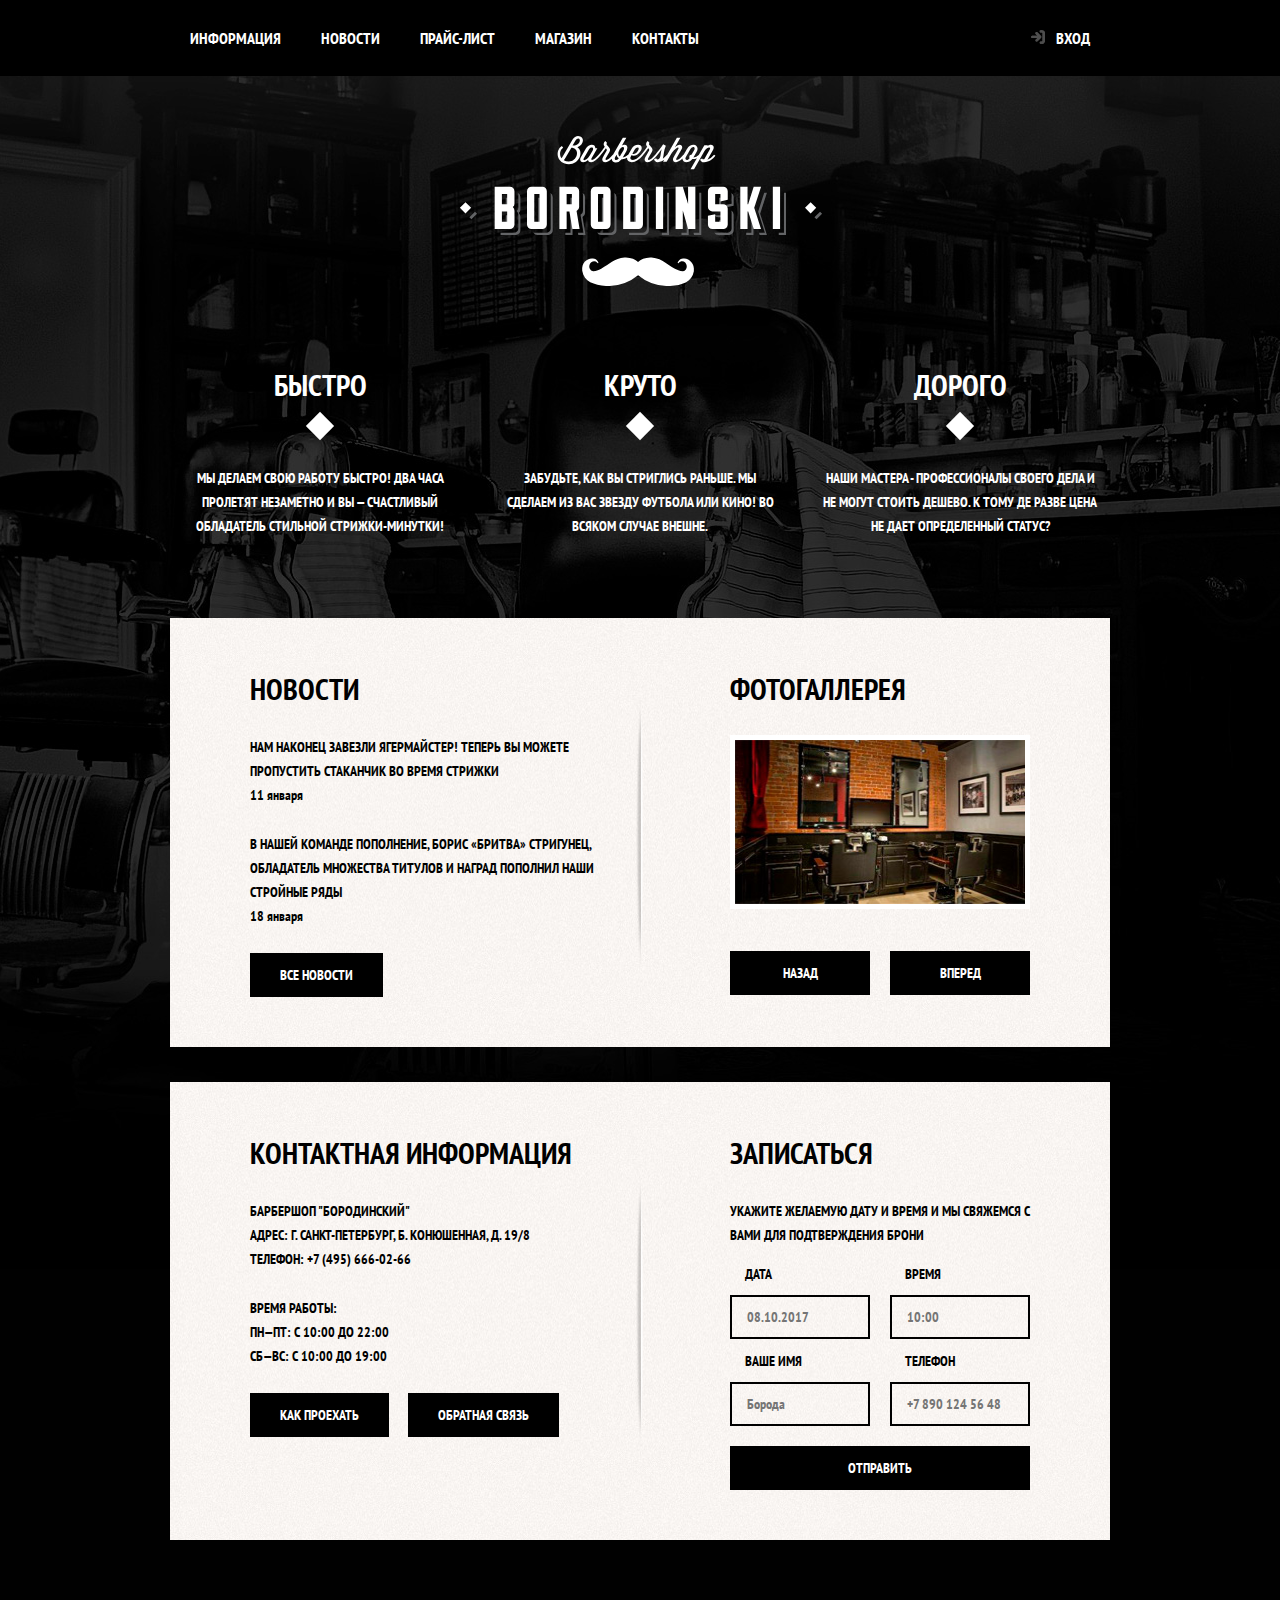
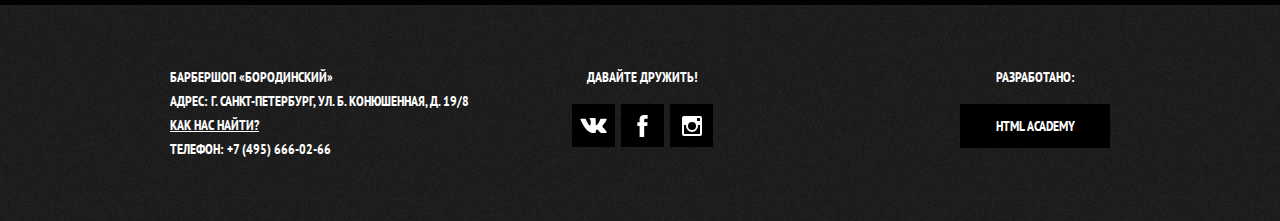
<file: index.html>
<!DOCTYPE html>
<html lang="ru">
  <head>
    <meta charset="utf-8">
    <title>Главная - Барбершоп</title>
    <link href="https://fonts.googleapis.com/css?family=PT+Sans+Narrow:400,700&amp;subset=cyrillic" rel="stylesheet">
    <link href="css/normalize.css" rel="stylesheet">
    <link href="css/style.css" rel="stylesheet">
  </head>
  <body class="index-page">
    <header class="main-header">
      <nav class="main-navigation">
        <a class="main-header-logo">
          <img src="img/index-logo.svg" alt="Логотип Барбершоп" width="370" height="150">
        </a>
        <div class="main-navigation-wrapper">
          <div class="container">
            <ul class="site-navigation">
              <li><a href="#">Информация</a></li>
              <li><a href="#">Новости</a></li>
              <li><a href="#">Прайс-лист</a></li>
              <li><a href="catalog.html">Магазин</a></li>
              <li><a href="#">Контакты</a></li>
            </ul>
            <ul class="user-navigation">
              <li>
                <a class="login-link" href="login.html">Вход</a>
              </li>
            </ul>
          </div>
        </div>
      </nav>
    </header>
    <main class="container">
      <h1 class="visually-hidden">Барбершоп "Бородинский"</h1>
      <section class="features">
        <h2 class="visually-hidden">Преимущества</h2>
        <ul class="features-list">
          <li class="features-item">
            <h3>Быстро</h3>
            <p>Мы делаем свою работу быстро! Два часа пролетят незаметно и Вы — счастливый обладатель стильной стрижки-минутки!</p>
          </li>
          <li class="features-item">
            <h3>Круто</h3>
            <p>Забудьте, как Вы стриглись раньше. Мы сделаем из Вас звезду футбола или кино! Во всяком случае внешне.</p>
          </li>
          <li class="features-item">
            <h3>Дорого</h3>
            <p>Наши мастера - профессионалы своего дела и не могут стоить дешево. К тому де разве цена не дает определенный статус?</p>
          </li>
        </ul>
      </section>
      <div class="middle-colums">
        <section class="news">
          <h2>Новости</h2>
          <ul class="news-list">
            <li class="news-item">
              <p><a href="Nam-zavezly-yagermayster">Нам наконец завезли ягермайстер! Теперь Вы можете пропустить стаканчик во время стрижки</a></p>
              <time datetime="2017-01-11">11 января</time>
            </li>
            <li class="news-item">
              <p><a href="V-nashey-komande-popolnenie">В нашей команде пополнение, Борис «Бритва» Стригунец, обладатель множества титулов и наград пополнил наши стройные ряды</a></p>
              <time datetime="2017-01-18">18 января</time>
            </li>
          </ul>
          <a class="button" href="#">Все новости</a>
        </section>
        <section class="gallery">
          <h2>Фотогаллерея</h2>
          <div class="gallery-container">
            <figure class="gallery-content">
              <a href="#"><img src="img/gallery.jpg" alt="Интерьер" width="290" height="164"></a>
            </figure>
            <button class="button gallery-button gallery-button-back" type="button">Назад</button>
            <button class="button gallery-button gallery-button-next" type="button">Вперед</button>
          </div>
        </section>
      </div>
      <div class="middle-colums">
        <section class="contacts">
          <h2>Контактная информация</h2>
          <p>Барбершоп "Бородинский"<br>
          Адрес: г. Санкт-Петербург, Б. Конюшенная, д. 19/8<br>
          Телефон: +7 (495) 666-02-66</p>
          <p>Время работы:<br>
          Пн—Пт: с 10:00 до 22:00<br>
          Сб—Вс: с 10:00 до 19:00</p>
          <a class="button contacts-button-map" href="map.html">Как проехать</a>
          <a class="button" href="contacts.html">Обратная связь</a>
        </section>
        <section class="appointment">
          <h2>Записаться</h2>
          <p class="appointment-info">Укажите желаемую дату и время и мы свяжемся с Вами для подтверждения брони</p>
          <form class="appointment-form" action="https://echo.htmlacademy.ru" method="post">
            <p class="appointment-item">
              <label for="appointment-date">Дата</label>
              <input type="text" id="appointment-date" name="date" value="" placeholder="08.10.2017">
            </p>
            <p class="appointment-item">
              <label for="appointment-time">Время</label>
              <input type="text" id="appointment-time" name="time" value="" placeholder="10:00">
            </p>
            <p class="appointment-item">
              <label for="appointment-name">Ваше имя</label>
              <input type="text" id="appointment-name" name="name" value="" placeholder="Борода">
            </p>
            <p class="appointment-item">
              <label for="appointment-tel">Телефон</label>
              <input type="tel" id="appointment-tel" name="tel" value="" placeholder="+7 890 124 56 48">
            </p>
            <button class="button" type="submit">Отправить</button>
          </form>
        </section>
      </div>
    </main>
    <footer class="main-footer">
      <div class="container">
        <p class="footer-contacts">
          Барбершоп «Бородинский»<br>
          Адрес: г. Санкт-Петербург, ул. Б. Конюшенная, д. 19/8<br>
          <a href="#">Как нас найти?</a><br>
          Телефон: +7 (495) 666-02-66
        </p>
        <div class="footer-social">
          <b>Давайте дружить!</b>
          <ul>
            <li>
              <a class="social-button" href="#">
                <span class="visually-hidden">Вконтакте</span>
                <svg xmlns="http://www.w3.org/2000/svg" width="27" height="15" viewBox="0 0 26.14 14.91">
                  <path d="M26 13.47l-.09-.17a13.55 13.55 0 0 0-2.6-3q-.87-.83-1.1-1.12A1 1 0 0 1 22 8a10.27 10.27 0 0 1 1.22-1.78l.88-1.16q2.35-3.13 2-4L26 .94a.8.8 0 0 0-.4-.22 2.14 2.14 0 0 0-.87 0h-3.92a.51.51 0 0 0-.27 0h-.3a.6.6 0 0 0-.15.14.93.93 0 0 0-.14.24 22.22 22.22 0 0 1-1.46 3.06q-.5.84-.93 1.46a7 7 0 0 1-.71.91 4.94 4.94 0 0 1-.52.47q-.23.18-.35.15l-.23-.05a.9.9 0 0 1-.31-.33 1.49 1.49 0 0 1-.16-.53V1.6a3.14 3.14 0 0 0 0-.62 2.12 2.12 0 0 0-.14-.44.73.73 0 0 0-.28-.33 1.57 1.57 0 0 0-.46-.18A9 9 0 0 0 12.57 0a8.93 8.93 0 0 0-3.25.33 1.83 1.83 0 0 0-.52.41q-.25.3-.07.33a1.67 1.67 0 0 1 1.16.59l.08.16a2.6 2.6 0 0 1 .19.63 6.32 6.32 0 0 1 .12 1 10.59 10.59 0 0 1 0 1.7q-.07.71-.13 1.1a2.21 2.21 0 0 1-.18.64 2.69 2.69 0 0 1-.16.3l-.07.07a1 1 0 0 1-.37.07.86.86 0 0 1-.46-.19 3.27 3.27 0 0 1-.56-.52 7 7 0 0 1-.66-.93q-.37-.6-.76-1.42l-.22-.39q-.2-.38-.56-1.11t-.62-1.43A.9.9 0 0 0 5.2.9h-.07a.93.93 0 0 0-.22-.16A1.44 1.44 0 0 0 4.6.65L.87.68A1 1 0 0 0 .1.94L0 1a.44.44 0 0 0 0 .22 1.08 1.08 0 0 0 .08.37Q.9 3.53 1.86 5.31t1.66 2.87Q4.23 9.27 5 10.24t1 1.24l.37.41.34.33a8.06 8.06 0 0 0 1 .78 16.34 16.34 0 0 0 1.4.9 7.6 7.6 0 0 0 1.79.72 6.19 6.19 0 0 0 2 .22h1.57a1.08 1.08 0 0 0 .72-.3l.05-.07a.9.9 0 0 0 .1-.25 1.38 1.38 0 0 0 0-.37 4.48 4.48 0 0 1 .09-1.05 2.77 2.77 0 0 1 .23-.71 1.74 1.74 0 0 1 .29-.4 1.19 1.19 0 0 1 .23-.2h.11a.86.86 0 0 1 .77.21 4.52 4.52 0 0 1 .83.79q.39.47.93 1.05a6.41 6.41 0 0 0 1 .87l.27.16a3.31 3.31 0 0 0 .71.3 1.53 1.53 0 0 0 .76.07l3.48-.05a1.58 1.58 0 0 0 .8-.17.68.68 0 0 0 .34-.37 1.06 1.06 0 0 0 0-.46 1.71 1.71 0 0 0-.1-.36z" fill="#fff"/>
                </svg>
              </a>
            </li>
            <li>
              <a class="social-button" href="#">
                <span class="visually-hidden">Фейсбук</span>
                <svg xmlns="http://www.w3.org/2000/svg" width="19" height="22" viewBox="0 0 10.15 21.74">
                  <path d="M3.34 1.12A4.77 4.77 0 0 1 6.53 0h3.61v3.81H7.81a1.07 1.07 0 0 0-1.09.83v2.55h3.42c-.08 1.23-.24 2.45-.41 3.67h-3v10.87H2.21V10.86H0V7.21h2.19V3.66a3.83 3.83 0 0 1 1.15-2.54z" fill="#fff"/>
                </svg>
              </a>
            </li>
            <li>
              <a class="social-button" href="#">
                <span class="visually-hidden">Инстаграмм</span>
                <svg xmlns="http://www.w3.org/2000/svg" width="20" height="20" viewBox="0 0 20 20">
                  <path d="M18 0H2a2 2 0 0 0-2 2v16a2 2 0 0 0 2 2h16a2 2 0 0 0 2-2V2a2 2 0 0 0-2-2zm-8 6a4 4 0 1 1-4 4 4 4 0 0 1 4-4zM2.5 18a.47.47 0 0 1-.5-.5V9h2.1a3.4 3.4 0 0 0-.1 1 6 6 0 1 0 12 0 3.4 3.4 0 0 0-.1-1H18v8.5a.47.47 0 0 1-.5.5zM18 4.5a.47.47 0 0 1-.5.5h-2a.47.47 0 0 1-.5-.5v-2a.47.47 0 0 1 .5-.5h2a.47.47 0 0 1 .5.5z" fill="#fff"/>
                </svg>
              </a>
            </li>
          </ul>
        </div>
        <p class="footer-copyright">
          <b>Разработано:</b>
          <a class="button" href="https://htmlacademy.ru/">HTML Academy</a>
        </p>
      </div>
    </footer>

    <section class="modal modal-login">
      <h2>Личный кабинет</h2>
      <p>Введите пожалуйста свой логин и пароль</p>
      <form class="login-form"action="https://echo.htmlacademy.ru" method="post">
        <p>
          <label class="visually-hidden" for="login-user">Логин</label>
          <input class="login-icon-user" type="text" id="login-user" name="login" value="" placeholder="Логин">
        </p>
        <p>
          <label class="visually-hidden" for=""login-password"">Пароль</label>
          <input class="login-icon-password" type="password" id="login-password" name="password" value="" placeholder="Пароль">
        </p>
        <p>
          <label class="login-checkbox">
            <input class="visually-hidden" type="checkbox" name="remember" checked>
            <span class="checkbox-indicator"></span>
            Запомнить меня
          </label>
          <a class="restore" href="#">Я забыл пароль!</a>
        </p>
        <button class="button" type="submit">Войти</button>
      </form>
      <button class="modal-close" type="button">Закрыть</button>
    </section>

    <section class="modal modal-map">
      <h2 class="visually-hidden">Как до нас добраться</h2>
      <iframe src="https://www.google.com/maps/embed?pb=!1m18!1m12!1m3!1d1998.5991043705237!2d30.320889250800732!3d59.93879418178724!2m3!1f0!2f0!3f0!3m2!1i1024!2i768!4f13.1!3m3!1m2!1s0x4696310fca5ba729%3A0xea9c53d4493c879f!2z0JHQvtC70YzRiNCw0Y8g0JrQvtC90Y7RiNC10L3QvdCw0Y8g0YPQuy4sIDE5LCDQodCw0L3QutGCLdCf0LXRgtC10YDQsdGD0YDQsywgMTkxMTg2!5e0!3m2!1sru!2sru!4v1523812136390" allowfullscreen></iframe>
      <p>
        <img src="img/map.png" alt="Адрес Барбершопа: г. Санкт-Петербург, Б. Конюшенная, д. 19/8" width="766" height="560">
      </p>
      <button class="modal-close" type="button">Закрыть</button>
    </section>
    <script src="js/scripts.js"></script>
  </body>
</html>
</file>
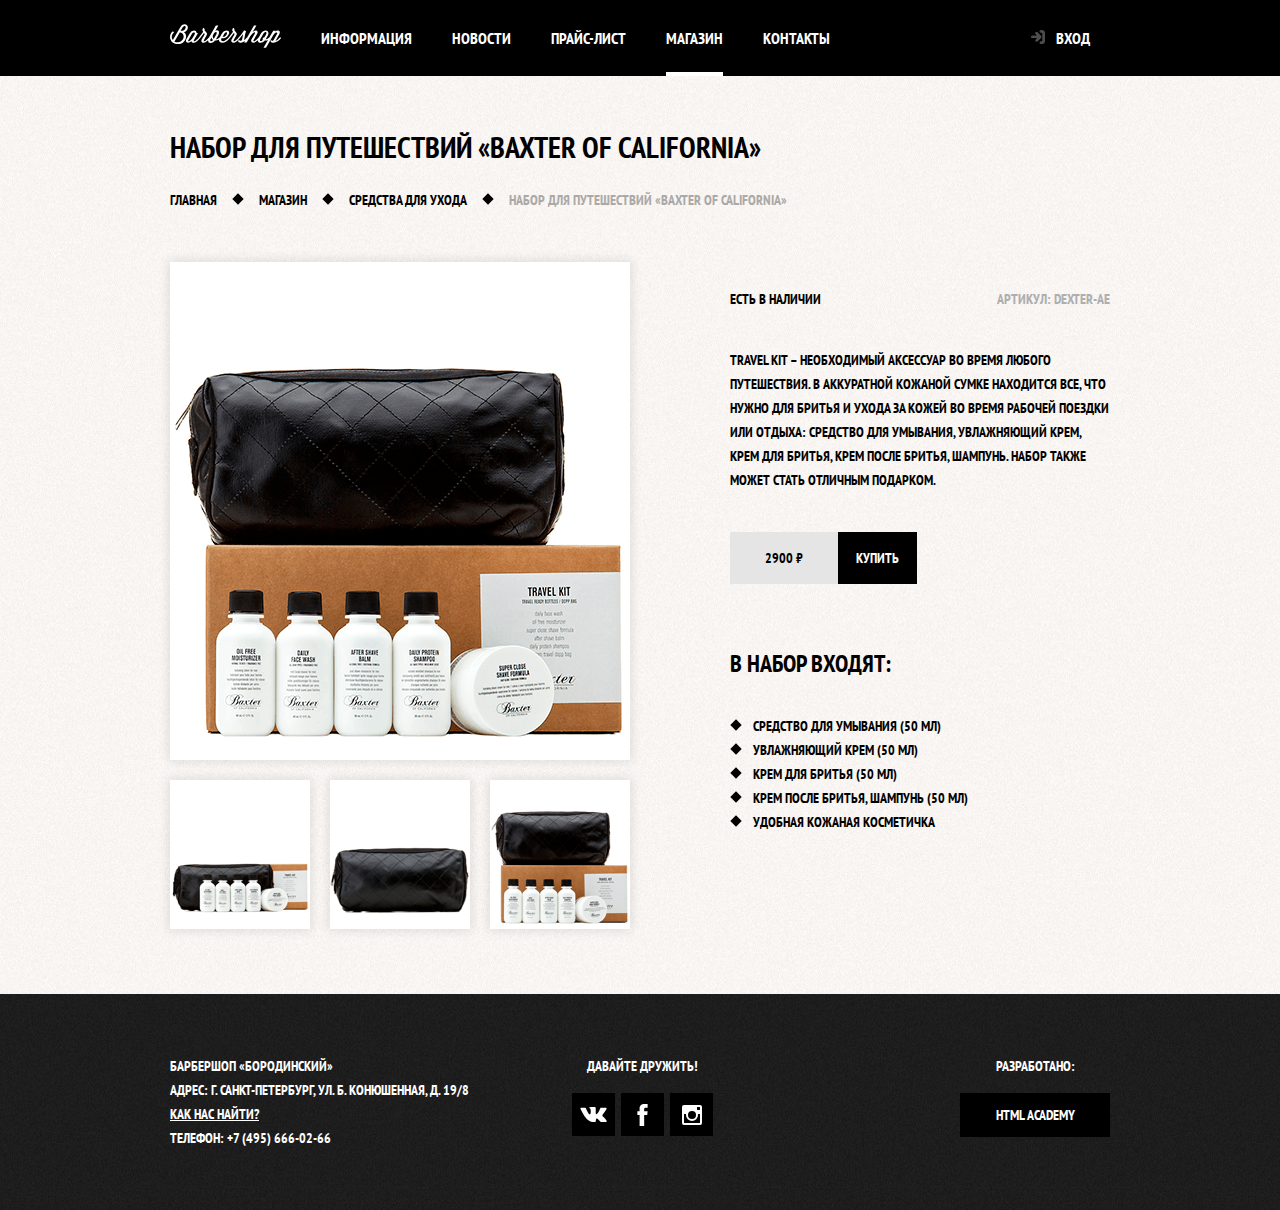
<file: catalog-item.html>
<!DOCTYPE html>
<html lang="ru">
  <head>
    <meta charset="utf-8">
    <title>HTML Academy: Барбершоп - Каталог</title>
    <link href="https://fonts.googleapis.com/css?family=PT+Sans+Narrow:400,700&amp;subset=cyrillic" rel="stylesheet">
    <link href="css/normalize.css" rel="stylesheet">
    <link href="css/style.css" rel="stylesheet">
  </head>
  <body class="inner-page">
    <header class="main-header">
      <nav class="main-navigation">
        <div class="container">
          <a class="main-header-logo" href="index.html">
            <img src="img/logo.svg" alt="Логотип Барбершоп" width="111" height="24">
          </a>
          <ul class="site-navigation">
            <li><a href="#">Информация</a></li>
            <li><a href="#">Новости</a></li>
            <li><a href="#">Прайс-лист</a></li>
            <li class="site-navigation-current"><a href="#">Магазин</a></li>
            <li><a href="#">Контакты</a></li>
          </ul>
          <ul class="user-navigation">
            <li>
              <a class="login-link" href="login.html">Вход</a>
            </li>
          </ul>
        </div>
      </nav>
    </header>
    <main class="container">
      <h1 class="page-title">Набор для путешествий «Baxter of California»</h1>
      <ul class="breadcrumb">
          <li><a href="index.html">Главная</a></li>
          <li><a href="#">Магазин</a></li>
          <li><a href="catalog.html">Средства для ухода</a></li>
          <li class="breadcrumb-current">Набор для путешествий «Baxter of California»</li>
      </ul>
      <div class="catalog-item-wrapper">
        <section class="product-photos">
          <h2 class="visually-hidden">Фотографии товара</h2>
          <p class="product-photos-full">
            <img src="img/product-big.jpg" alt="Фото набора" width="460" height="498">
          </p>
          <ul class="product-photos-preview">
            <li><img src="img/product-small1.jpg" alt="Фото в один ряд" width="140" height="149"></li>
            <li><img src="img/product-small2.jpg" alt="Фото косметички" width="140" height="149"></li>
            <li><img src="img/product-small3.jpg" alt="Фото полного набора" width="140" height="149"></li>
          </ul>
        </section>
        <section class="product-descrition">
          <h2 class="visually-hidden">Описание товара</h2>
          <div class="product-article-wrapper">
            <p class="product-availability">Есть в наличии</p>
            <p class="product-article">Артикул: dexter-ae</p>
          </div>
          <p class="product-text">Travel Kit – необходимый аксессуар во время любого путешествия. В аккуратной кожаной сумке находится все, что нужно для бритья и ухода за кожей во время рабочей поездки или отдыха: средство для умывания, увлажняющий крем, крем для бритья, крем после бритья, шампунь. Набор также может стать отличным подарком.<p>
          <div class="product-price">
            <b>2900 ₽</b>
            <a class="button" href="#">Купить</a>
          </div>
          <h3>В набор входят:</h3>
          <ul class="set-list">
            <li>Средство для умывания (50 мл)</li>
            <li>Увлажняющий крем (50 мл)</li>
            <li>Крем для бритья (50 мл)</li>
            <li>Крем после бритья, шампунь (50 мл)</li>
            <li>Удобная кожаная косметичка</li>
          </ul>
        </section>
      </div>
    </main>
    <footer class="main-footer">
      <div class="container">
        <p class="footer-contacts">
          Барбершоп «Бородинский»<br>
          Адрес: г. Санкт-Петербург, ул. Б. Конюшенная, д. 19/8<br>
          <a href="#">Как нас найти?</a><br>
          Телефон: +7 (495) 666-02-66
        </p>
        <div class="footer-social">
          <b>Давайте дружить!</b>
          <ul>
            <li>
              <a class="social-button" href="#">
                <span class="visually-hidden">Вконтакте</span>
                <svg xmlns="http://www.w3.org/2000/svg" width="27" height="15" viewBox="0 0 26.14 14.91">
                  <path d="M26 13.47l-.09-.17a13.55 13.55 0 0 0-2.6-3q-.87-.83-1.1-1.12A1 1 0 0 1 22 8a10.27 10.27 0 0 1 1.22-1.78l.88-1.16q2.35-3.13 2-4L26 .94a.8.8 0 0 0-.4-.22 2.14 2.14 0 0 0-.87 0h-3.92a.51.51 0 0 0-.27 0h-.3a.6.6 0 0 0-.15.14.93.93 0 0 0-.14.24 22.22 22.22 0 0 1-1.46 3.06q-.5.84-.93 1.46a7 7 0 0 1-.71.91 4.94 4.94 0 0 1-.52.47q-.23.18-.35.15l-.23-.05a.9.9 0 0 1-.31-.33 1.49 1.49 0 0 1-.16-.53V1.6a3.14 3.14 0 0 0 0-.62 2.12 2.12 0 0 0-.14-.44.73.73 0 0 0-.28-.33 1.57 1.57 0 0 0-.46-.18A9 9 0 0 0 12.57 0a8.93 8.93 0 0 0-3.25.33 1.83 1.83 0 0 0-.52.41q-.25.3-.07.33a1.67 1.67 0 0 1 1.16.59l.08.16a2.6 2.6 0 0 1 .19.63 6.32 6.32 0 0 1 .12 1 10.59 10.59 0 0 1 0 1.7q-.07.71-.13 1.1a2.21 2.21 0 0 1-.18.64 2.69 2.69 0 0 1-.16.3l-.07.07a1 1 0 0 1-.37.07.86.86 0 0 1-.46-.19 3.27 3.27 0 0 1-.56-.52 7 7 0 0 1-.66-.93q-.37-.6-.76-1.42l-.22-.39q-.2-.38-.56-1.11t-.62-1.43A.9.9 0 0 0 5.2.9h-.07a.93.93 0 0 0-.22-.16A1.44 1.44 0 0 0 4.6.65L.87.68A1 1 0 0 0 .1.94L0 1a.44.44 0 0 0 0 .22 1.08 1.08 0 0 0 .08.37Q.9 3.53 1.86 5.31t1.66 2.87Q4.23 9.27 5 10.24t1 1.24l.37.41.34.33a8.06 8.06 0 0 0 1 .78 16.34 16.34 0 0 0 1.4.9 7.6 7.6 0 0 0 1.79.72 6.19 6.19 0 0 0 2 .22h1.57a1.08 1.08 0 0 0 .72-.3l.05-.07a.9.9 0 0 0 .1-.25 1.38 1.38 0 0 0 0-.37 4.48 4.48 0 0 1 .09-1.05 2.77 2.77 0 0 1 .23-.71 1.74 1.74 0 0 1 .29-.4 1.19 1.19 0 0 1 .23-.2h.11a.86.86 0 0 1 .77.21 4.52 4.52 0 0 1 .83.79q.39.47.93 1.05a6.41 6.41 0 0 0 1 .87l.27.16a3.31 3.31 0 0 0 .71.3 1.53 1.53 0 0 0 .76.07l3.48-.05a1.58 1.58 0 0 0 .8-.17.68.68 0 0 0 .34-.37 1.06 1.06 0 0 0 0-.46 1.71 1.71 0 0 0-.1-.36z" fill="#fff"/>
                </svg>
              </a>
            </li>
            <li>
              <a class="social-button" href="#">
                <span class="visually-hidden">Фейсбук</span>
                <svg xmlns="http://www.w3.org/2000/svg" width="19" height="22" viewBox="0 0 10.15 21.74">
                  <path d="M3.34 1.12A4.77 4.77 0 0 1 6.53 0h3.61v3.81H7.81a1.07 1.07 0 0 0-1.09.83v2.55h3.42c-.08 1.23-.24 2.45-.41 3.67h-3v10.87H2.21V10.86H0V7.21h2.19V3.66a3.83 3.83 0 0 1 1.15-2.54z" fill="#fff"/>
                </svg>
              </a>
            </li>
            <li>
              <a class="social-button" href="#">
                <span class="visually-hidden">Инстаграмм</span>
                <svg xmlns="http://www.w3.org/2000/svg" width="20" height="20" viewBox="0 0 20 20">
                  <path d="M18 0H2a2 2 0 0 0-2 2v16a2 2 0 0 0 2 2h16a2 2 0 0 0 2-2V2a2 2 0 0 0-2-2zm-8 6a4 4 0 1 1-4 4 4 4 0 0 1 4-4zM2.5 18a.47.47 0 0 1-.5-.5V9h2.1a3.4 3.4 0 0 0-.1 1 6 6 0 1 0 12 0 3.4 3.4 0 0 0-.1-1H18v8.5a.47.47 0 0 1-.5.5zM18 4.5a.47.47 0 0 1-.5.5h-2a.47.47 0 0 1-.5-.5v-2a.47.47 0 0 1 .5-.5h2a.47.47 0 0 1 .5.5z" fill="#fff"/>
                </svg>
              </a>
            </li>
          </ul>
        </div>
        <p class="footer-copyright">
          <b>Разработано:</b>
          <a class="button" href="https://htmlacademy.ru/">HTML Academy</a>
        </p>
      </div>
    </footer>

    <section class="modal modal-login">
      <h2>Личный кабинет</h2>
      <p>Введите пожалуйста свой логин и пароль</p>
      <form class="login-form" action="https://echo.htmlacademy.ru" method="post">
        <p>
          <label class="visually-hidden" for="login-user">Логин</label>
          <input class="login-icon-user" type="text" id="login-user" name="login" value="" placeholder="Логин">
        </p>
        <p>
          <label class="visually-hidden" for=""login-password"">Пароль</label>
          <input class="login-icon-password" type="password" id="login-password" name="password" value="" placeholder="Пароль">
        </p>
        <p class="login-password-info">
          <label class="login-checkbox">
            <input class="visually-hidden" type="checkbox" name="remember">
            <span class="checkbox-indikator"></span>
            Запомнить меня
          </label>
          <a class="restore" href="#">Я забыл пароль!</a>
        </p>
        <button class="button" type="submit">Войти</button>
      </form>
      <button class="modal-close" type="button">Закрыть</button>
    </section>
    </body>
    </html>
</file>
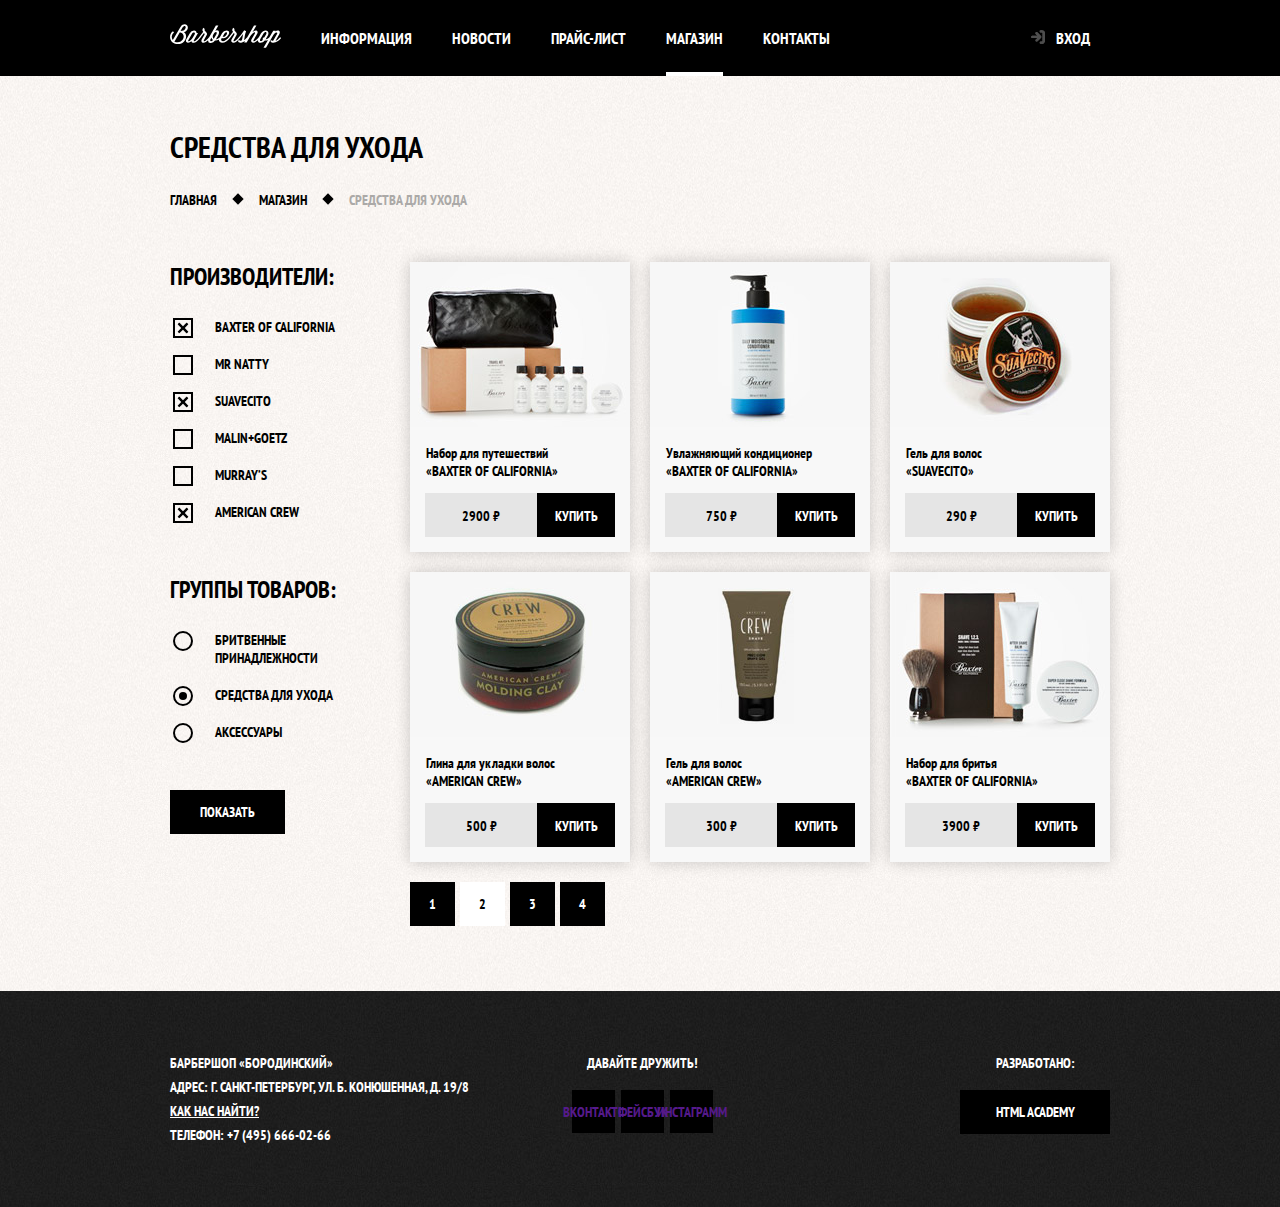
<file: catalog.html>
<!DOCTYPE html>
<html lang="ru">
  <head>
    <meta charset="utf-8">
    <title>Каталог - Барбершоп</title>
    <link href="https://fonts.googleapis.com/css?family=PT+Sans+Narrow:400,700&amp;subset=cyrillic" rel="stylesheet">
    <link href="css/normalize.css" rel="stylesheet">
    <link href="css/style.css" rel="stylesheet">
  </head>
  <body class="inner-page">
    <header class="main-header">
      <nav class="main-navigation">
        <div class="container">
          <a class="main-header-logo" href="index.html">
            <img src="img/logo.svg" alt="Логотип Барбершоп" width="111" height="24">
          </a>
          <ul class="site-navigation">
            <li><a href="#">Информация</a></li>
            <li><a href="#">Новости</a></li>
            <li><a href="#">Прайс-лист</a></li>
            <li class="site-navigation-current"><a href="#">Магазин</a></li>
            <li><a href="#">Контакты</a></li>
          </ul>
          <ul class="user-navigation">
            <li>
              <a class="login-link" href="login.html">Вход</a>
            </li>
          </ul>
        </div>
      </nav>
    </header>
    <main class="container">
      <h1 class="page-title">Средства для ухода</h1>
      <ul class="breadcrumb">
          <li><a href="index.html">Главная</a></li>
          <li><a href="#">Магазин</a></li>
          <li class="breadcrumb-current">Средства для ухода</li>
      </ul>
      <div class="catalog-wrapper">
        <section class="filter">
          <h2 class="visually-hidden">Фильтр</h2>
          <form class="filter-form" action="https://echo.htmlacademy.ru" method="get">
            <fieldset>
              <legend>Производители:</legend>
              <ul>
                <li class="filter-option">
                  <input class="visually-hidden filter-input filter-input-checkbox" type="checkbox" name="baxter-of-california" id="filter-baxter-of-california" checked>
                  <label for="filter-baxter-of-california">Baxter of California</label>
                </li>
                <li class="filter-option">
                  <input class="visually-hidden filter-input filter-input-checkbox" type="checkbox" name="mr-natty" id="filter-mr-natty">
                  <label for="filter-mr-natty">Mr Natty</label>
                </li>
                <li class="filter-option">
                  <input class="visually-hidden filter-input filter-input-checkbox" type="checkbox" name="suavecito" id="filter-suavecito" checked>
                  <label for="filter-suavecito">Suavecito</label>
                </li>
                <li class="filter-option">
                  <input class="visually-hidden filter-input filter-input-checkbox" type="checkbox" name="malin-goetz" id="filter-malin-goetz">
                  <label for="filter-malin-goetz">Malin+Goetz</label>
                </li>
                <li class="filter-option">
                  <input class="visually-hidden filter-input filter-input-checkbox" type="checkbox" name="murrays" id="filter-murrays">
                  <label for="filter-murrays">Murray’s</label>
                </li>
                <li class="filter-option">
                  <input class="visually-hidden filter-input filter-input-checkbox" type="checkbox" name="american-crew" id="filter-american-crew" checked>
                  <label for="filter-american-crew">American Crew</label>
                </li>
              </ul>
            </fieldset>
            <fieldset>
              <legend>Группы товаров:</legend>
              <ul>
                <li class="filter-option">
                  <input class="visually-hidden filter-input filter-input-radio" type="radio" name="product-group" value="shaving" id="filter-shave">
                  <label for="filter-shave">Бритвенные принадлежности</label>
                </li>
                <li class="filter-option">
                  <input class="visually-hidden filter-input filter-input-radio" type="radio" name="product-group" value="hair-care" id="filter-hair-care" checked>
                  <label for="filter-hair-care">Средства для ухода</label>
                </li>
                <li class="filter-option">
                  <input class="visually-hidden filter-input filter-input-radio" type="radio" name="product-group" value="accessories" id="filter-accessories">
                  <label for="filter-accessories">Аксессуары</label>
                </li>
              </ul>
            </fieldset>
            <button class="button filter-button" type="submit">Показать</buton>
          </form>
        </section>
        <section class="catalog">
          <h2 class="visually-hidden">Каталог средств для ухода</h2>
          <ul class="catalog-list">
            <li class="catalog-item">
              <a href="catalog-item.html">
                <h3>
                  <span class="catalog-category">Набор для путешествий</span>
                  <span class="catalog-item-title">«Baxter of California»</span>
                </h3>
                <p class="catalog-item-image">
                  <img src="img/item1.jpg" alt="Набор для путешествий «Baxter of California»" width="220" height="165">
                </p>
              </a>
              <p class="catalog-item-price">
                <b>2900 ₽</b>
                <a class="button" href="#">Купить</a>
              </p>
            </li>
            <li class="catalog-item">
              <a href="catalog-item.html">
                <h3>
                  <span class="catalog-category">Увлажняющий кондиционер</span>
                  <span class="catalog-item-title">«Baxter of California»</span>
                </h3>
                  <p class="catalog-item-image">
                    <img src="img/item2.jpg" alt="Увлажняющий кондиционер «Baxter of California»" width="220" height="165">
                  </p>
                </a>
              <p class="catalog-item-price">
                <b>750 ₽</b>
                <a class="button" href="#">Купить</a>
              </p>
            </li>
            <li class="catalog-item">
              <a href="catalog-item.html">
                <h3>
                  <span class="catalog-category">Гель для волос</span>
                  <span class="catalog-item-title">«SUAVECITO»</span>
                </h3>
                <p class="catalog-item-image">
                  <img src="img/item3.jpg" alt="Гель для волос «SUAVECITO»" width="220" height="165">
                </p>
              </a>
              <p class="catalog-item-price">
                <b>290 ₽</b>
                <a class="button" href="#">Купить</a>
              </p>
            </li>
            <li class="catalog-item">
              <a href="catalog-item.html">
                <h3>
                  <span class="catalog-category">Глина для укладки волос </span>
                  <span class="catalog-item-title">«American crew»</span>
                </h3>
                <p class="catalog-item-image">
                  <img src="img/item4.jpg" alt="Глина для укладки волос American crew»" width="220" height="165">
                </p>
              </a>
              <p class="catalog-item-price">
                <b>500 ₽</b>
                <a class="button" href="#">Купить</a>
              </p>
            </li>
            <li class="catalog-item">
              <a href="catalog-item.html">
                <h3>
                  <span class="catalog-category">Гель для волос</span>
                  <span class="catalog-item-title">«American crew»</span>
                </h3>
                <p class="catalog-item-image">
                  <img src="img/item5.jpg" alt="Гель для волос «American crew»" width="220" height="165">
                </p>
              </a>
              <p class="catalog-item-price">
                <b>300 ₽</b>
                <a class="button" href="#">Купить</a>
              </p>
            </li>
            <li class="catalog-item">
              <a href="catalog-item.html">
                <h3>
                  <span class="catalog-category">Набор для бритья</span>
                  <span class="catalog-item-title">«Baxter of California»</span>
                </h3>
                <p class="catalog-item-image">
                  <img src="img/item6.jpg" alt="Набор для бритья «Baxter of California»" width="220" height="165">
                </p>
              </a>
              <p class="catalog-item-price">
                <b>3900 ₽</b>
                <a class="button" href="#">Купить</a>
              </p>
            </li>
          </ul>
          <ul class="pagination-list">
            <li class="pagination-item"><a href="#">1</a></li>
            <li class="pagination-item pagination-item-current"><a>2</a></li>
            <li class="pagination-item"><a href="#">3</a></li>
            <li class="pagination-item"><a href="#">4</a></li>
          </ul>
        </section>
      </div>
    </main>
    <footer class="main-footer">
      <div class="container">
        <p class="footer-contacts">
          Барбершоп «Бородинский»<br>
          Адрес: г. Санкт-Петербург, ул. Б. Конюшенная, д. 19/8<br>
          <a href="#">Как нас найти?</a><br>
          Телефон: +7 (495) 666-02-66
        </p>
        <div class="footer-social">
          <b>Давайте дружить!</b>
          <ul>
            <li><a class="social-button" href="">Вконтакте</a></li>
            <li><a class="social-button" href="">Фейсбук</a></li>
            <li><a class="social-button" href="">Инстаграмм</a></li>
          </ul>
        </div>
        <p class="footer-copyright">
          <b>Разработано:</b>
          <a class="button" href="https://htmlacademy.ru/">HTML Academy</a>
        </p>
      </div>
    </footer>
    <section class="modal modal-login">
      <h2>Личный кабинет</h2>
      <p>Введите пожалуйста свой логин и пароль</p>
      <form class="login-form"action="https://echo.htmlacademy.ru" method="post">
        <p>
          <label class="visually-hidden" for="login-user">Логин</label>
          <input class="login-icon-user" type="text" id="login-user" name="login" value="" placeholder="Логин">
        </p>
        <p>
          <label class="visually-hidden" for=""login-password"">Пароль</label>
          <input class="login-icon-password" type="password" id="login-password" name="password" value="" placeholder="Пароль">
        </p>
        <p>
          <label for="login-password-info">
            <input class="visually-hidden" type="checkbox" name="remember" id="login-password-info">
            <span class="checkbox-indikator"></span>
            Запомнить меня
          </label>
          <a class="restore" href="#">Я забыл пароль</a>
        </p>
        <button class="button" type="submit">Войти</button>
      </form>
      <button class="modal-close" type="button">Закрыть</button>
    </section>
  </body>
</html>
</file>
<file: css/style.css>
body {
  margin: 0;
  padding: 0;

  font-family: "PT Sans Narrow", Arial, sans-serif;
  font-size: 14px;
  line-height: 24px;
  font-weight: 700;
  color: #ffffff;
  text-transform: uppercase;

  background-color: #000000;
  background-image: url("../img/bg.jpg");
  background-position: top center;
  background-repeat: no-repeat;
}

.inner-page {
  color: #000000;

  background-color: #f8f5f2;
  background-image: url("../img/bg-white.jpg");
  background-position: 0 0;
  background-repeat: repeat;
}

.img {
  max-width: 100%;
  height: auto;
}

a {
  text-decoration: none;
}

.visually-hidden:not(:focus):not(:active),
input[type="checkbox"].visually-hidden,
input[type="radio"].visually-hidden {
  position: absolute;

  width: 1px;
  height: 1px;
  margin: -1px;
  border: 0;
  padding: 0;

  white-space: nowrap;

  -webkit-clip-path: inset(100%);

          clip-path: inset(100%);
  clip: rect(0 0 0 0);
  overflow: hidden;
}

.index-page .main-header {
  margin-bottom: 75px;
}

.index-page .main-navigation {
  display: -webkit-box;
  display: -ms-flexbox;
  display: flex;
  -webkit-box-orient: vertical;
  -webkit-box-direction: normal;
      -ms-flex-direction: column;
          flex-direction: column;
  -webkit-box-align: center;
      -ms-flex-align: center;
          align-items: center;
}

.index-page .main-header-logo {
  -webkit-box-ordinal-group: 3;
      -ms-flex-order: 2;
          order: 2;
  width: 368px;
  height: 153px;
}

.index-page .site-navigation {
  max-width: 620px;
  margin: 0;
  padding: 0;
}

.index-page .user-navigation {
  max-width: 140px;
  margin: 0;
  padding: 0;
}

.index-page .main-navigation-wrapper {
  width: 100%;
  margin-bottom: 60px;

  background-color: #000000;
}

.container {
  width: 940px;
  margin: 0 auto;
  padding: 0 10px;
}

.main-navigation-wrapper .container {
  display: -webkit-box;
  display: -ms-flexbox;
  display: flex;
  -webkit-box-pack: justify;
      -ms-flex-pack: justify;
          justify-content: space-between;
}

.main-navigation {
  font-size: 16px;
  line-height: 20px;
  color: #ffffff;
}

.site-navigation,
.user-navigation {
  display: -webkit-box;
  display: -ms-flexbox;
  display: flex;

  list-style: none;
}

.site-navigation a,
.user-navigation a {
  display: inline-block;
  vertical-align: middle;

  padding-right: 20px;
  padding-left: 20px;
  padding-top: 28px;
  padding-bottom: 28px;

  color: #ffffff;
}

.site-navigation a:hover,
.site-navigation a:focus,
.user-navigation a:hover,
.user-navigation a:focus {
  background-color: #242424;
}

.user-navigation .login-link {
  position: relative;

  padding-left: 50px;
}

.login-link::before {
  content: "";

  position: absolute;
  top: 29px;
  left: 24px;

  width: 16px;
  height: 18px;

  background-image: url(../img/login.svg);
  background-position: 0 0;
  background-repeat: no-repeat;

  opacity: 0.3;
}

.login-link:hover::before,
.login-link:focus::before,
.login-link:active::before {
  opacity: 1;
}

.features {
  margin-bottom: 80px;
}

.features-list {
  display: -webkit-box;
  display: -ms-flexbox;
  display: flex;
  -webkit-box-pack: justify;
      -ms-flex-pack: justify;
          justify-content: space-between;
  margin: 0;
  padding: 0;

  list-style: none;
}

.features-item {
  width: 300px;

  text-align: center;
}

.features h3 {
  position: relative;

  margin: 0;
  margin-bottom: 60px;

  font-size: 30px;
  line-height: 42px;
}

.features h3::after {
  content: "";

  position: absolute;
  bottom: -30px;
  left: 50%;

  margin-left: -10px;
  width: 20px;
  height: 20px;

  background-color: #ffffff;
  -webkit-transform: rotate(45deg);
      -ms-transform: rotate(45deg);
          transform: rotate(45deg);
}

.features-item p {
  margin: 0 10px;
}

.middle-colums {
  position: relative;

  display: -webkit-box;

  display: -ms-flexbox;

  display: flex;
  -webkit-box-pack: justify;
      -ms-flex-pack: justify;
          justify-content: space-between;
  margin-bottom: 35px;
  padding: 50px 80px;

  color: #000000;

  background-image:
    url(../img/border.png),
    url(../img/bg-white.jpg);
  background-color: #f8f5f2;
  background-position: center, 0 0;
  background-repeat: no-repeat, repeat;
}

.middle-colums h2 {
  margin: 0;
  margin-bottom: 25px;

  font-size: 30px;
  line-height: 42px;
}

.news {
  width: 380px;
}

.news-list {
  margin: 0;
  padding-left: 0;

  list-style: none;
}

.news-list li {
  margin-bottom: 25px;
}

.news-item p {
  margin: 0;
}

.news-item a {
  color: #000000;
}

.news-item time {
  text-transform: none;
}

.button {
  display: inline-block;
  vertical-align: middle;
  margin-right: 16px;
  padding: 10px 30px;
  -webkit-box-sizing: border-box;
          box-sizing: border-box;

  font: inherit;

  color: #ffffff;
  text-align: center;
  vertical-align: middle;
  text-transform: uppercase;

  cursor: pointer;
  background-color: #000000;
  border: none;
}

.button:hover,
.button:focus,
.button:active {
  background-color: #663d15;
}

.button:disabled,
.button.disabled {
  cursor: default;
  opacity: 0.5;
  background-color: #000000;
}

.gallery {
  width: 300px;
}

.gallery-content {
  display: block;
  margin: 0;
  margin-bottom: 40px;
  width: 290px;
  height: 164px;

  background-color: #e5e5e5;
  border: 5px solid #ffffff;
}

.gallery-container {
  position: relative;

  height: 260px;
}

.gallery-button {
  position: absolute;
  bottom: 0;

  -webkit-box-sizing: border-box;

          box-sizing: border-box;
  width: 140px;
  margin: 0;
}

.gallery-button-back {
  left: 0;
}

.gallery-button-next {
  right: 0;
}

.contacts {
  width: 380px;
}

.contacts p {
  margin: 0;
  margin-bottom: 25px;
}

.appointment {
  width: 300px;
}

.appointment p {
  margin: 0;
}

.appointment>p {
  margin-bottom: 15px;
}

.appointment-form {
  display: -webkit-box;
  display: -ms-flexbox;
  display: flex;
  -ms-flex-wrap: wrap;
      flex-wrap: wrap;
  -webkit-box-pack: justify;
      -ms-flex-pack: justify;
          justify-content: space-between;
}

.appointment-item {
  display: -webkit-box;
  display: -ms-flexbox;
  display: flex;
  -ms-flex-wrap: wrap;
      flex-wrap: wrap;
  width: 140px;
}

.appointment-item input {
  width: 140px;
  -webkit-box-sizing: border-box;
          box-sizing: border-box;
  margin: 0;
  margin-bottom: 10px;
  padding: 8px 15px;

  font: inherit;

  background-color: transparent;
  border: 2px solid #000000;
}

.appointment-item input:focus {
  border-color: #663d15;
}

.appointment-item label {
  display: block;

  margin-left: 15px;
  margin-bottom: 9px;
}

.appointment button {
  display: block;
  width: 100%;

  margin-top: 10px;
  margin-right: 0px;
}

.main-footer {
  margin-top: 65px;
  padding: 60px 0;
}

.footer-contacts {
  width: 320px;
  margin: 0;
  margin-right: 80px;
}

.footer-social {
  width: 145px;
}

.footer-social ul{
  padding: 0;
}

.footer-copyright {
  width: 150px;
  margin: 0;
  margin-left: auto;
}

.main-footer .container {
  display: -webkit-box;
  display: -ms-flexbox;
  display: flex;
}

.inner-page .main-header {
  margin-bottom: 50px;

  background-color: #000000;
}

.inner-page .main-header-logo {
  margin-right: 20px;
}

.inner-page .main-navigation .container {
  display: -webkit-box;
  display: -ms-flexbox;
  display: flex;
  -webkit-box-align: center;
      -ms-flex-align: center;
          align-items: center;
}

.inner-page .site-navigation {
  margin: 0;
  padding: 0;
}

.inner-page .user-navigation {
  margin: 0;
  margin-left: auto;
}

.site-navigation-current {
  position: relative;
}

.site-navigation-current::after {
  content: "";

  position: absolute;
  bottom: 0;
  left: 20px;
  right: 20px;

  height: 4px;

  background-color: #ffffff;
}

.page-title {
  margin-left: 0;

  font-size: 30px;
  line-height: 42px;
}

.breadcrumb {
  display: -webkit-box;
  display: -ms-flexbox;
  display: flex;
  -webkit-box-pack: start;
      -ms-flex-pack: start;
          justify-content: flex-start;
  -ms-flex-wrap: wrap;
      flex-wrap: wrap;
  margin: 0;
  padding: 0;
  margin-bottom: 50px;

  list-style: none;
}

.breadcrumb li {
  position: relative;

  margin-right: 42px;
}

.breadcrumb li::after {
  content: "";

  position: absolute;
  top: 7px;
  right: -25px;

  width: 8px;
  height: 8px;

  background-color: #000000;
  -webkit-transform: rotate(45deg);
      -ms-transform: rotate(45deg);
          transform: rotate(45deg);
}

.breadcrumb li:last-child {
  margin-right: 0;
}

.breadcrumb li:last-child::after {
  display: none;
}

.breadcrumb a {
  color: #000000;
}

.breadcrumb a:focus,
.breadcrumb a:hover {
  text-decoration: underline;
}

.breadcrumb-current {
  color: #aba9a7;
}

.catalog-wrapper {
  display: -webkit-box;
  display: -ms-flexbox;
  display: flex;
}

.filter {
  width: 180px;
}

.filter fieldset {
  padding: 0;
  margin: 0;
  margin-bottom: 30px;

  border: none;
}

.filter fieldset:first-child {
  margin-bottom: 35px;
}

.filter legend {
  margin: 0;
  margin-bottom: 26px;

  font-size: 24px;
  line-height: 30px;
}

.filter ul {
  margin: 0;
  padding: 0;

  list-style: none;
  line-height: 18px;
}

.filter-option {
  margin-bottom: 19px;
  padding-left: 45px;
}

.filter-option label {
  position: relative;

  display: block;

  cursor: pointer;
  -webkit-user-select: none;
     -moz-user-select: none;
      -ms-user-select: none;
          user-select: none;
}

.filter-input-checkbox + label::before {
  content: "";

  position: absolute;
  top: 0;
  left: -42px;

  width: 16px;
  height: 16px;

  border: 2px solid black;
}

.filter-input-checkbox:checked + label::after {
  content: "";

  position: absolute;
  top: 4px;
  left: -38px;

  width: 12px;
  height: 12px;

  background-image: url(../img/cross.svg);
  background-position: 0 0;
  background-repeat: no-repeat;
}

.filter-input:focus + label,
.filter-input:hover + label {
  color: #663d15;
}

.filter-input:disabled + label {
  color: #000000;

  opacity: 0.5;
}

.filter-input-radio + label::before {
  content: "";

  position: absolute;
  top: 0;
  left: -42px;

  width: 16px;
  height: 16px;

  border: 2px solid black;
  border-radius: 50%;
}

.filter-input-radio:checked + label::after {
  content: "";

  position: absolute;
  top: 6px;
  left: -36px;

  width: 8px;
  height: 8px;

  background-color: #000000;
  border-radius: 50%;
}

.catalog {
  margin-left: auto;
}

.catalog-list {
  display: -webkit-box;
  display: -ms-flexbox;
  display: flex;
  -ms-flex-wrap: wrap;
      flex-wrap: wrap;
  -webkit-box-pack: justify;
      -ms-flex-pack: justify;
          justify-content: space-between;
  margin: 0;
  padding: 0;
  width: 700px;

  list-style: none;
}

.catalog-item {
  width: 220px;
  margin-bottom: 20px;

  background-color: #f8f8f8;
  -webkit-box-shadow: 0 0 15px rgba(0, 1, 1, 0.2);
          box-shadow: 0 0 15px rgba(0, 1, 1, 0.2);
}

.catalog-item:focus,
.catalog-item:hover {
  -webkit-box-shadow: 5px 0 25px rgba(0, 1, 1, 0.3);
          box-shadow: 5px 0 25px rgba(0, 1, 1, 0.3);
}

.catalog-item a {
  display: -webkit-box;
  display: -ms-flexbox;
  display: flex;
  -webkit-box-orient: vertical;
  -webkit-box-direction: normal;
      -ms-flex-direction: column;
          flex-direction: column;

  color: #000000;
}

.catalog-item h3 {
  -webkit-box-ordinal-group: 2;
      -ms-flex-order: 1;
          order: 1;
  margin-top: 17px;
  margin-left: 16px;
  margin-right: 16px;
  margin-bottom: 13px;

  font-size: 14px;
  line-height: 18px;
}

.catalog-category {
  display: block;

  text-transform: none;
}

.catalog-item-image {
  width: 220px;
  height: 165px;
  margin: 0;
}

.catalog-item-price {
  display: -webkit-box;
  display: -ms-flexbox;
  display: flex;
  margin: 15px;
  margin-top: 0;
}

.catalog-item-price b {
  width: 109px;
  padding: 13px 25px 11px;

  font-size: 14px;
  line-height: 20px;
  text-align: center;

  background-color: #e5e5e5;
}

.catalog-item-price .button {
  width: 78px;
  padding: 13px 18px 11px;
  margin-right: 0;

  line-height: 20px;
  color: #ffffff;
}

.pagination-list {
  display: -webkit-box;
  display: -ms-flexbox;
  display: flex;
  margin: 0;
  padding: 0;

  list-style: none;
}

.pagination-item {
  margin-right: 5px;
}

.pagination-item:last-child {
  margin-right: 0;
}

.pagination-list a {
  display: block;
  padding: 10px 19px;

  color: #ffffff;

  background-color: #000000;
}

.pagination-list a:focus,
.pagination-list a:hover,
.pagination-list a:active {
  background-color: #663d15;
}

.pagination-item-current a {
  color: #000000;

  background-color: #ffffff;
}

.pagination-item-current a:active,
.pagination-item-current a:hover,
.pagination-item-current a:focus {
  color: #000000;

  background-color: #ffffff;
}

.catalog-item-wrapper {
  display: -webkit-box;
  display: -ms-flexbox;
  display: flex;
}

.product-photos-preview {
  list-style: none;
}

.product-photos-full {
  -webkit-box-shadow: 0 0 10px 2px rgba(0, 0, 0, 0.1);
          box-shadow: 0 0 10px 2px rgba(0, 0, 0, 0.1);
}

.product-photos-preview li {
  -webkit-box-shadow: 0 0 10px 2px rgba(0, 0, 0, 0.1);
          box-shadow: 0 0 10px 2px rgba(0, 0, 0, 0.1);
}

.product-article {
  color: #aeaeae;
  text-align: right;
}

.product-price {
  display: -webkit-box;
  display: -ms-flexbox;
  display: flex;
  margin-bottom: 65px;
}

.product-price b {
  padding: 14px 35px;

  line-height: 24px;
  text-align: center;

  background-color: #e5e5e5;
}

.product-price .button {
  padding: 14px 18px;
}

.product-photos {
  width: 460px;
}

.product-photos-full {
  margin: 0;
  margin-bottom: 20px;
  width: 460px;
  height: 498px;
}

.product-photos ul {
  margin: 0;
  padding: 0;
}

.product-photos-preview {
  display: -webkit-box;
  display: -ms-flexbox;
  display: flex;
  -webkit-box-pack: justify;
      -ms-flex-pack: justify;
          justify-content: space-between;
}

.product-photos-preview li {
  width: 140px;
  height: 149px;
}

.product-descrition {
  width: 380px;
  margin-left: auto;
}

.product-descrition p {
  margin: 0;
}

.product-descrition h3 {
  margin: 0;
  margin-bottom: 35px;

  font-size: 24px;
  line-height: 30px;
}

.product-descrition ul {
  margin: 0;
  padding: 0;

  list-style: none;
}

.set-list li {
  position: relative;

  padding-left: 23px;
}

.set-list li::before {
  content: "";

  position: absolute;
  top: 7px;
  left: 2px;

  width: 8px;
  height: 8px;

  background-color: #000000;
  -webkit-transform: rotate(45deg);
      -ms-transform: rotate(45deg);
          transform: rotate(45deg);
}

.product-article-wrapper {
  display: -webkit-box;
  display: -ms-flexbox;
  display: flex;
  -ms-flex-wrap: wrap;
      flex-wrap: wrap;
  -webkit-box-pack: justify;
      -ms-flex-pack: justify;
          justify-content: space-between;
  margin-top: 25px;
  margin-bottom: 37px;
}

.product-descrition .product-text {
  margin-bottom: 40px;
}

.main-footer {
  color: #ffffff;

  background-color: #232323;
  background-image: url(../img/footer_bground.jpg);
  background-position: 0 0;
  background-repeat: repeat;
}

.footer-contacts a {
  color: #ffffff;
  text-decoration: underline;
}

.footer-contacts a:focus,
.footer-contacts a:hover {
  text-decoration: none;
}

.footer-social {
  width: 145px;

  text-align: center;
}

.footer-social ul {
  display: -webkit-box;
  display: -ms-flexbox;
  display: flex;
  -ms-flex-wrap: wrap;
      flex-wrap: wrap;
  -webkit-box-pack: justify;
      -ms-flex-pack: justify;
          justify-content: space-between;
  width: 141px;
  padding: 0;
  margin: 0 auto;

  list-style: none;
}

.social-button {
  display: -webkit-box;
  display: -ms-flexbox;
  display: flex;
  -webkit-box-align: center;
      -ms-flex-align: center;
          align-items: center;
  -webkit-box-pack: center;
      -ms-flex-pack: center;
          justify-content: center;
  width: 43px;
  height: 43px;

  background-color: #000000;
}

.social-button:hover,
.social-button:focus {
  background-color: #ffffff;
}

.social-button:hover path,
.social-button:focus path {
  fill: #000000;
}

.footer-social b {
  display: block;
  margin-bottom: 15px;
}

.footer-copyright {
  text-align: center;
}

.footer-copyright b {
  display: block;
  margin-bottom: 15px;
}

.footer-copyright .button {
  display: block;
  margin-right: 0;
}

.footer-copyright .button:focus,
.footer-copyright .button:hover {
  color: #000000;

  background-color: #ffffff;
}

@-webkit-keyframes bounce {
  0% {
    -webkit-transform: translateY(-2000px);
            transform: translateY(-2000px);
  }

  70% {
    -webkit-transform: translateY(30px);
            transform: translateY(30px);
  }

  90% {
    -webkit-transform: translateY(-10px);
            transform: translateY(-10px);
  }

  100% {
    -webkit-transform: translateY(0);
            transform: translateY(0);
  }
}

@keyframes bounce {
  0% {
    -webkit-transform: translateY(-2000px);
            transform: translateY(-2000px);
  }

  70% {
    -webkit-transform: translateY(30px);
            transform: translateY(30px);
  }

  90% {
    -webkit-transform: translateY(-10px);
            transform: translateY(-10px);
  }

  100% {
    -webkit-transform: translateY(0);
            transform: translateY(0);
  }
}

@-webkit-keyframes shake {
  0%,
  100% {
    -webkit-transform: translateX(0);
            transform: translateX(0);
  }

  10%,
  30%,
  50%,
  70%,
  90% {
    -webkit-transform: translateX(-10px);
            transform: translateX(-10px);
  }

  20%,
  40%,
  60%,
  80% {
    -webkit-transform: translateX(10px);
            transform: translateX(10px);
  }
}

@keyframes shake {
  0%,
  100% {
    -webkit-transform: translateX(0);
            transform: translateX(0);
  }

  10%,
  30%,
  50%,
  70%,
  90% {
    -webkit-transform: translateX(-10px);
            transform: translateX(-10px);
  }

  20%,
  40%,
  60%,
  80% {
    -webkit-transform: translateX(10px);
            transform: translateX(10px);
  }
}

.modal {
  position: fixed;

  color: #000000;

  background-color: #f8f3f0;
  background-image: url("../img/bg-white.jpg");
  background-position: 0 0;
  background-repeat: repeat;
  -webkit-box-shadow: 0 30px 50px rgba(0, 0, 0, 0.7);
          box-shadow: 0 30px 50px rgba(0, 0, 0, 0.7);

}

.modal-login {
  top: 120px;
  left: 50%;

  display: none;
  margin-left: -230px;
  padding: 50px 80px;
  width: 300px;
}

.modal-show {
  display: block;

  -webkit-animation: bounce 0.6s;
          animation: bounce 0.6s;
}

.modal-error {
  -webkit-animation: shake 0.6s;
          animation: shake 0.6s;
}

.modal-close {
  position: absolute;
  top: 0;
  right: -34px;

  width: 22px;
  height: 22px;

  font-size: 0;

  background-color: transparent;
  border: 0;

  cursor: pointer;
}

.modal-close::before,
.modal-close::after {
  content: "";

  position: absolute;
  top: 10px;
  left: 2px;

  width: 19px;
  height: 3px;

  background-color: #d0d0d0;
}

.modal-close::before {
  -webkit-transform: rotate(45deg);
      -ms-transform: rotate(45deg);
          transform: rotate(45deg);
}

.modal-close::after {
  -webkit-transform: rotate(-45deg);
      -ms-transform: rotate(-45deg);
          transform: rotate(-45deg);
}

.modal h2 {
  margin: 0;
  margin-bottom: 15px;

  font-size: 30px;
  line-height: 42px;
}

.modal p {
  margin: 0;
}

.modal-login>p {
  margin-bottom: 15px;
}

.login-form p:first-child {
  margin-bottom: 10px;
}

.login-form p:nth-child(3) {
  display: -webkit-box;
  display: -ms-flexbox;
  display: flex;
  -webkit-box-pack: justify;
      -ms-flex-pack: justify;
          justify-content: space-between;
  -ms-flex-wrap: wrap;
      flex-wrap: wrap;

  margin-top: 15px;
  margin-bottom: 15px;
}

.login-form input[type="text"],
.login-form input[type="password"] {
  width: 100%;
  padding: 10px 15px;
  padding-right: 40px;
  -webkit-box-sizing: border-box;
          box-sizing: border-box;

  font: inherit;
  color: #000000;
  text-transform: uppercase;

  background-color: #f9f6f3;
  border: 2px solid #000000;
}

.login-form input:focus {
  border-color: #663d15;
}

.login-icon-user {
  background-image: url(../img/user.svg);
  background-repeat: no-repeat;
  background-position: 270px center;
}

.login-icon-password {
  background-image: url(../img/lock.svg);
  background-repeat: no-repeat;
  background-position: 270px center;
}

.login-checkbox {
  position: relative;

  padding-left: 30px;

  cursor: pointer;
}

.login-checkbox input[type="checkbox"] + .checkbox-indicator {
  position: absolute;
  top: 0;
  left: 0;

  width: 17px;
  height: 17px;

  border: 2px solid #000000;
}

.login-checkbox input[type="checkbox"]:focus + .checkbox-indicator {
  border-color: #663d15;
  outline: thin dotted;
  outline: 5px auto -webkit-focus-ring-color;
}

.login-checkbox input[type="checkbox"]:checked + .checkbox-indicator::before,
.login-checkbox input[type="checkbox"]:checked + .checkbox-indicator::after {
  content: "";

  position: absolute;
  top: 9px;
  left: 2px;

  width: 16px;
  height: 2px;

  background-color: #000000;
}

.login-checkbox input[type="checkbox"]:checked + .checkbox-indicator::before {
  -webkit-transform: rotate(45deg);
      -ms-transform: rotate(45deg);
          transform: rotate(45deg);
}

.login-checkbox input[type="checkbox"]:checked + .checkbox-indicator::after {
  -webkit-transform: rotate(-45deg);
      -ms-transform: rotate(-45deg);
          transform: rotate(-45deg);
}

.login-checkbox:focus,
.login-checkbox:hover {
  color: #663d15;
}

.login-form input[type="checkbox"] + .checkbox-indicator {
  width: 20px;
  height: 20px;

  border: 2px solid #000000;
}

.restore {
  color: #000000;
  text-decoration: underline;
}

.restore:hover,
.restore:focus {
  text-decoration: none;
}

.login-form button {
  width: 100%;
}

.modal-map {
  top: 50%;
  left: 50%;

  display: none;
  margin-top: -280px;
  margin-left: -390px;

  width: 766px;
  height: 561px;

  border: 7px solid #ffffff;
}

.modal-map-show {
  display: block;

  -webkit-animation: bounce 0.6s;
          animation: bounce 0.6s;
}

.modal-map p {
  position: absolute;
  top: 0;
  left: 0;
  z-index: 1;

  margin: 0;
}

.modal-map iframe {
  position: relative;

  z-index: 2;
  width: 766px;
  height: 560px;

  border: none;
}
</file>
